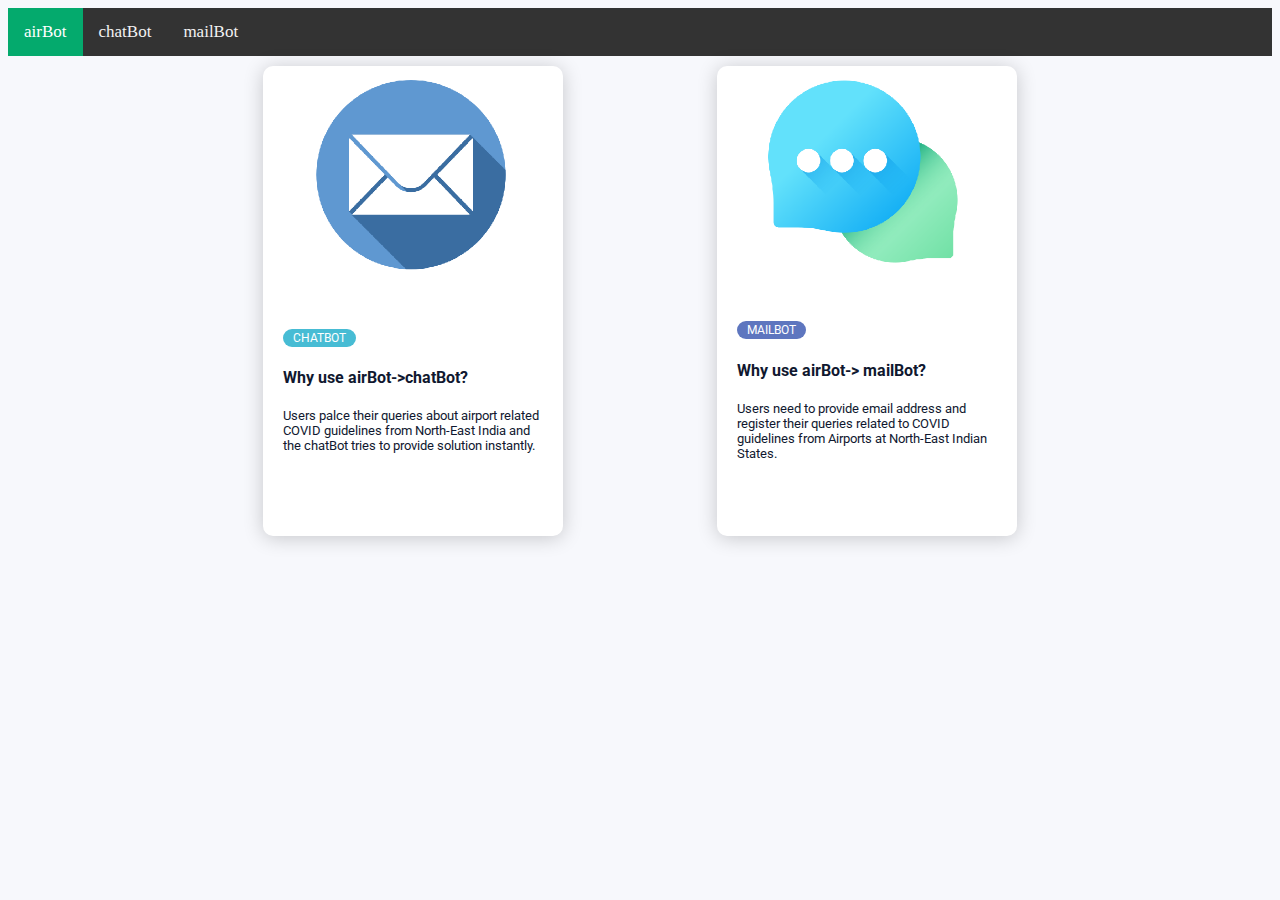
<file: index.html>
<!DOCTYPE html>
<html lang="en">
<head>
    <meta charset="UTF-8">
    <meta http-equiv="X-UA-Compatible" content="IE=edge">
    <meta name="viewport" content="width=device-width, initial-scale=1.0">
    <title>airbot</title>
    <link rel="icon" type="image/x-icon" href="fav.png">

    <link rel="stylesheet" href="style.css"> 
</head>
<body>

  <div class="topnav">
    <a class="active" href="#home">airBot</a>
    <a href="chatBot/index.php">chatBot</a>
    <a href="mailBot/index.html">mailBot</a>
  </div>

  <div class="bodybody">
    <div class="container">
          <div class="card" onclick="chatBot()">
            <div class="card-header">
              <img src="email.png" class="image"/>
            </div>
            <div class="card-body">
              <span class="tag tag-teal">chatBot</span>
              <h4>
                Why use airBot->chatBot?
              </h4>
              <p>
                Users palce their queries about airport related COVID guidelines from North-East India and the
                chatBot tries to provide solution instantly.
              </p>
            </div>
          </div>

          <div class="card" onclick="mailBot()">
            <div class="card-header">
              <img src="chat.png"  class="image"/>
            </div>
            <div class="card-body">
              <span class="tag tag-purple">mailBot</span>
              <h4>
                Why use airBot-> mailBot?
              </h4>
              <p>
                Users need to provide email address and register their queries related to COVID guidelines 
                from Airports at North-East Indian States.
              </p>
            </div>
          </div>
      </div>
  </div>

    
</body>

<script>
  function chatBot(){
    window.location = 'chatBot/index.php';
  }

  function mailBot(){
    window.location = 'mailBot/index.html';
  }

</script>
</html>
</file>
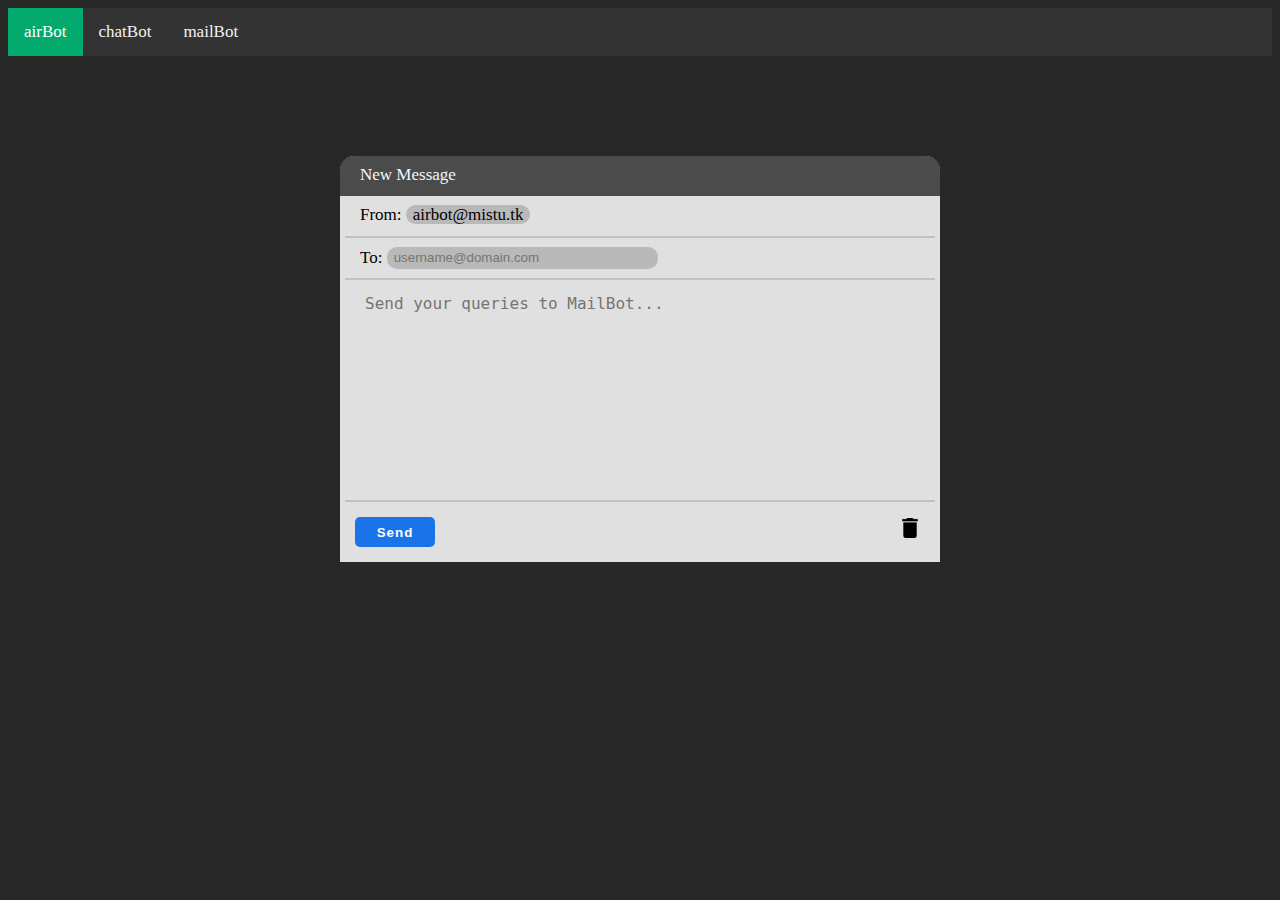
<file: mailBot/index.html>
<!DOCTYPE html>
<html lang="en">
<head>
    <meta charset="UTF-8">
    <meta http-equiv="X-UA-Compatible" content="IE=edge">
    <meta name="viewport" content="width=device-width, initial-scale=1.0">
    <title>MailBot</title>

    <link rel="stylesheet" href="style.css">
    <link rel="icon" type="image/x-icon" href="fav.png">

    <script src="https://ajax.googleapis.com/ajax/libs/jquery/3.6.0/jquery.min.js"></script>
    
</head>
<body>

    <div class="topnav">
        <a class="active" href="../index.html">airBot</a>
        <a href="../chatBot/index.php">chatBot</a>
        <a href="#mailBot">mailBot</a>
    </div>

    <div class="mail-container">
        <div class="heading"><div class="NewMsg">New Message</div></div>
        <div class="mail-from">
            <div class="from-to">From: <span class="spanmail">airbot@mistu.tk</span></div>
        </div>
        <div class="mail-to">
            <div class="from-to">
                <label for="email-to">To: </label>
                <input type="email" id="email-to" name="email_to" class="spanmail" pattern=".+@globex\.com" size="30" placeholder="username@domain.com" required>

            </div>
            <!-- <div class="from-to">To: <span class="spanmail">mistu.das@mailbot.com</span></div> -->
        </div>
        <div class="msg-area"><textarea class="msg-box" name="msg-box" id="msg-box" cols="" rows="" placeholder="Send your queries to MailBot..."></textarea></div>

        <div class="send-area">
            <input type="submit" value="Send" class="send-btn" id="send-btn">
            <img src="delete.png" class="delete">
        </div>
    </div>

    <div id="return">
        <!-- <div class="success"><div class="msg-pad">MailBot has send its reply to your E-mail. Check your E-mail.</div></div> -->
        <!-- <div class="error"><div class="msg-pad">Error. Check your Internet Connections.</div></div> -->
    </div>


    <script>
        $(document).ready(function(){

            $("#send-btn").click(function() {

                var msg = $("#msg-box").val();
                var email = $("#email-to").val();

                document.getElementById("msg-box").value = "";


                $.ajax({
                    url: "brain.php?bot="+msg+"&email="+email,
                    msg: msg,
                    email:email,
                      type: "post",
                    success: function(data){
                        bot = msg;
                        // $('#chat-area').append("<div class='item'><div class='bot'>"+data+"</div></div>"); 
                        $('#return').append("<div>"+data+"</div>"); 
                        
                    }
                });


            });

        });
    </script>
</body>
</html>
</file>
<file: style.css>
@import url("https://fonts.googleapis.com/css2?family=Roboto&display=swap");
* {
  box-sizing: border-box;
}

body{
  
  background-color: #f7f8fc;
}

.bodybody {
  display: flex;
  justify-content: center;
  align-items: center;
  margin: 0;
  background-color: #f7f8fc;
  font-family: "Roboto", sans-serif;
  color: #10182f;
}
.container {
  display: flex;
  width: 1040px;
  justify-content: space-evenly;
  flex-wrap: wrap;
}
.card {
  margin: 10px;
  background-color: #fff;
  border-radius: 10px;
  box-shadow: 0 2px 20px rgba(0, 0, 0, 0.2);
  overflow: hidden;
  width: 300px;
}
.card-header img {
  width: 90%;
  height: 220px;
  object-fit: cover;
  display: block;
  margin-left: 18px;
  
}
.card-body {
  display: flex;
  flex-direction: column;
  justify-content: center;
  align-items: flex-start;
  padding: 20px;
  min-height: 250px;
}

.tag {
  background: #cccccc;
  border-radius: 50px;
  font-size: 12px;
  margin: 0;
  color: #fff;
  padding: 2px 10px;
  text-transform: uppercase;
  cursor: pointer;
}
.tag-teal {
  background-color: #47bcd4;
}
.tag-purple {
  background-color: #5e76bf;
}
.tag-pink {
  background-color: #cd5b9f;
}

.card-body p {
  font-size: 13px;
  margin: 0 0 40px;
}
.user {
  display: flex;
  margin-top: auto;
}

.user img {
  border-radius: 50%;
  width: 40px;
  height: 40px;
  margin-right: 10px;
}
.user-info h5 {
  margin: 0;
}
.user-info small {
  color: #545d7a;
}


/* Add a black background color to the top navigation */
.topnav {
  background-color: #333;
  overflow: hidden;
}

/* Style the links inside the navigation bar */
.topnav a {
  float: left;
  color: #f2f2f2;
  text-align: center;
  padding: 14px 16px;
  text-decoration: none;
  font-size: 17px;
}

/* Change the color of links on hover */
.topnav a:hover {
  background-color: #ddd;
  color: black;
}

/* Add a color to the active/current link */
.topnav a.active {
  background-color: #04AA6D;
  color: white;
}

/* .image{
  height: 1px;
  width: 1px;
  padding: 30px;
} */
</file>
<file: mailBot/style.css>
body{
    background-color: rgb(40, 40, 40);
}

.mail-container{
    background-color: rgb(224, 224, 224);
    /* border: 2px solid black; */
    margin: auto;
    margin-top: 100px;
    width: 600px;
    height: 400px;
    border-radius: 15px 15px 0px 0px;
}

.heading{
    background-color: rgb(75, 75, 75);
    width: 600px;
    height: 40px;
    border-radius: 14px 14px 0px 0px;
}

.NewMsg{
    color: aliceblue;
    font-size: 17px;
    font-family: Alice;
    padding-top: 8.5px;
    padding-left: 20px;
}

.mail-from{
    background-color: rgb(224, 224, 224);
    width: 590px;
    height: 40px;
    border-bottom: 2px solid rgb(194, 193, 193);
    margin-left: 5px;
    margin-right: 5px;
}

.mail-to{
    background-color: rgb(224, 224, 224);
    width: 590px;
    height: 40px;
    border-bottom: 2px solid rgb(194, 193, 193);
    margin-left: 5px;
    margin-right: 5px;
}

.from-to{
    color: #000;
    font-size: 17px;
    font-family: Alice;
    padding-top: 8.5px;
    padding-left: 15px;
}

.spanmail{
    background-color: rgb(185, 185, 185);
    border-color: rgb(185, 185, 185);
    padding-left: 7px;
    padding-right: 7px;
    border-radius: 10px;
    outline: none;
    border: none;
    height: 20px;
}

input{
    font-family: Arial;
}

.msg-area{
    width: 590px;
    height: 220px;
    background-color: rgb(224, 224, 224);
    border-bottom: 2px solid rgb(194, 193, 193);
    margin-left: 5px;
    margin-right: 5px;
}

textarea{
    width: 100%;
    height: 218px;
    padding: 12px 20px;
    box-sizing: border-box;
    border: 0px solid #ccc;
    border-radius: 0px;
    background-color: rgb(224, 224, 224);
    font-size: 16px;
    resize: none;
    margin-top: 2px;
    outline: none;
    
}

.send-area{
    background-color: rgb(224, 224, 224);
    height: 60px;
    width: auto;
}

.send-btn{
    background-color: #1a73e8;
    width: 80px;
    height: 30px;
    margin: 15px;
    outline: none;
    color: rgb(255, 255, 255);
    font-weight: bold;
    font-family: Arial, Helvetica, sans-serif;
    border-radius: 5px;
    letter-spacing: 1px;
    border: none;
    cursor: pointer;

}

.delete{
    width: 20px;
    height: 20px;
    float: right;
    margin-right: 20px;
    margin-top: 16px;

}

.success{
    background-color: #b8f1a2;
    height: 70px;
    width: 500px;
    margin: auto;
    margin-top: 50px;
    border-radius: 8px;
    color: #225b23;
    font-weight: bold;
    text-align: center;
}

.error{
    background-color: #f2dede;
    height: 70px;
    width: 500px;
    margin: auto;
    margin-top: 50px;
    border-radius: 8px;
    color: #a94442;
    font-weight: bold;
    text-align: center;
}

.msg-pad{
    padding-top: 20px;
}


/* NAVBAR */

/* Add a black background color to the top navigation */
.topnav {
    background-color: #333;
    overflow: hidden;
  }
  
  /* Style the links inside the navigation bar */
  .topnav a {
    float: left;
    color: #f2f2f2;
    text-align: center;
    padding: 14px 16px;
    text-decoration: none;
    font-size: 17px;
  }
  
  /* Change the color of links on hover */
  .topnav a:hover {
    background-color: #ddd;
    color: black;
  }
  
  /* Add a color to the active/current link */
  .topnav a.active {
    background-color: #04AA6D;
    color: white;
  }
</file>
